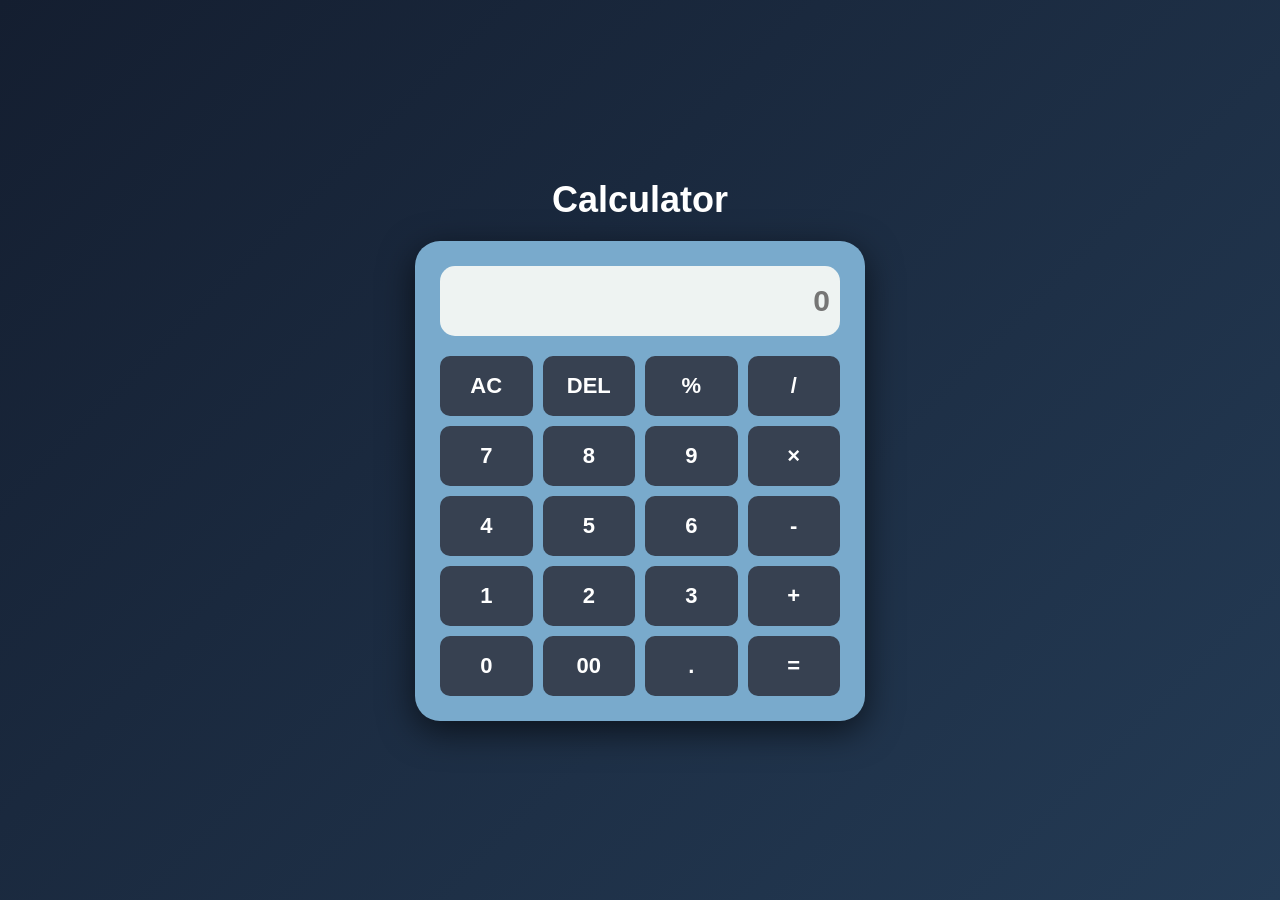
<file: Calculator/index.html>
<!DOCTYPE html>
<html lang="en">
<head>
<meta charset="UTF-8">
<meta name="viewport" content="width=device-width, initial-scale=1.0">
<title>Calculator</title>
<link rel="stylesheet" href="style.css">
</head>
<body>
  <div class="container">
    <h1>Calculator</h1>
    <div class="calculator">
      <input type="text" id="display" placeholder="0" readonly>
      <div class="buttons">
        <button onclick="clearDisplay()">AC</button>
        <button class="red" onclick="delValue()">DEL</button>
        <button onclick="percentage()">%</button>
        <button onclick="press('/')">/</button>
        <button onclick="press('7')">7</button>
        <button onclick="press('8')">8</button>
        <button onclick="press('9')">9</button>
        <button onclick="press('*')">×</button>
        <button onclick="press('4')">4</button>
        <button onclick="press('5')">5</button>
        <button onclick="press('6')">6</button>
        <button onclick="press('-')">-</button>
        <button onclick="press('1')">1</button>
        <button onclick="press('2')">2</button>
        <button onclick="press('3')">3</button>
        <button onclick="press('+')">+</button>
        <button onclick="press('0')">0</button>
        <button onclick="press('00')">00</button>
        <button onclick="press('.')">.</button>
        <button onclick="calculate()">=</button>
      </div>
    </div>
  </div>
  <script src="script.js"></script>
</body>
</html>
</file>
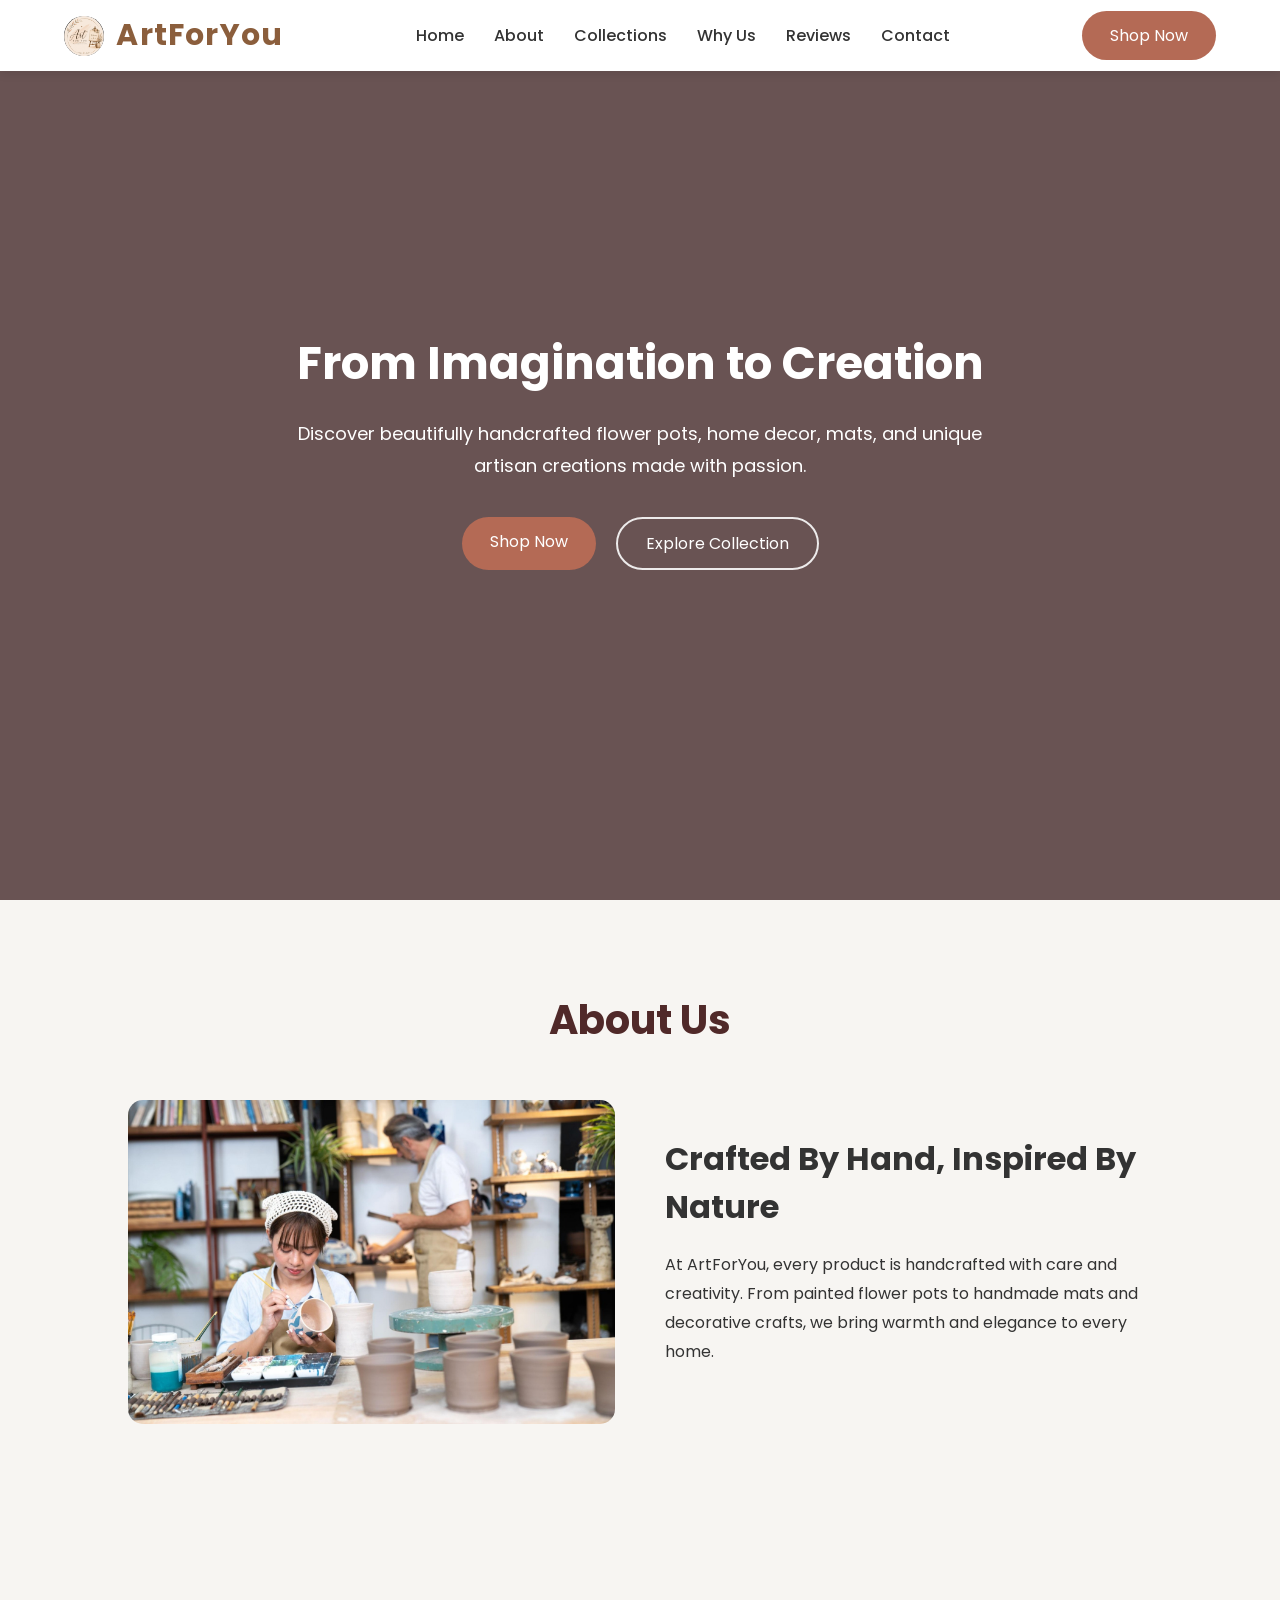
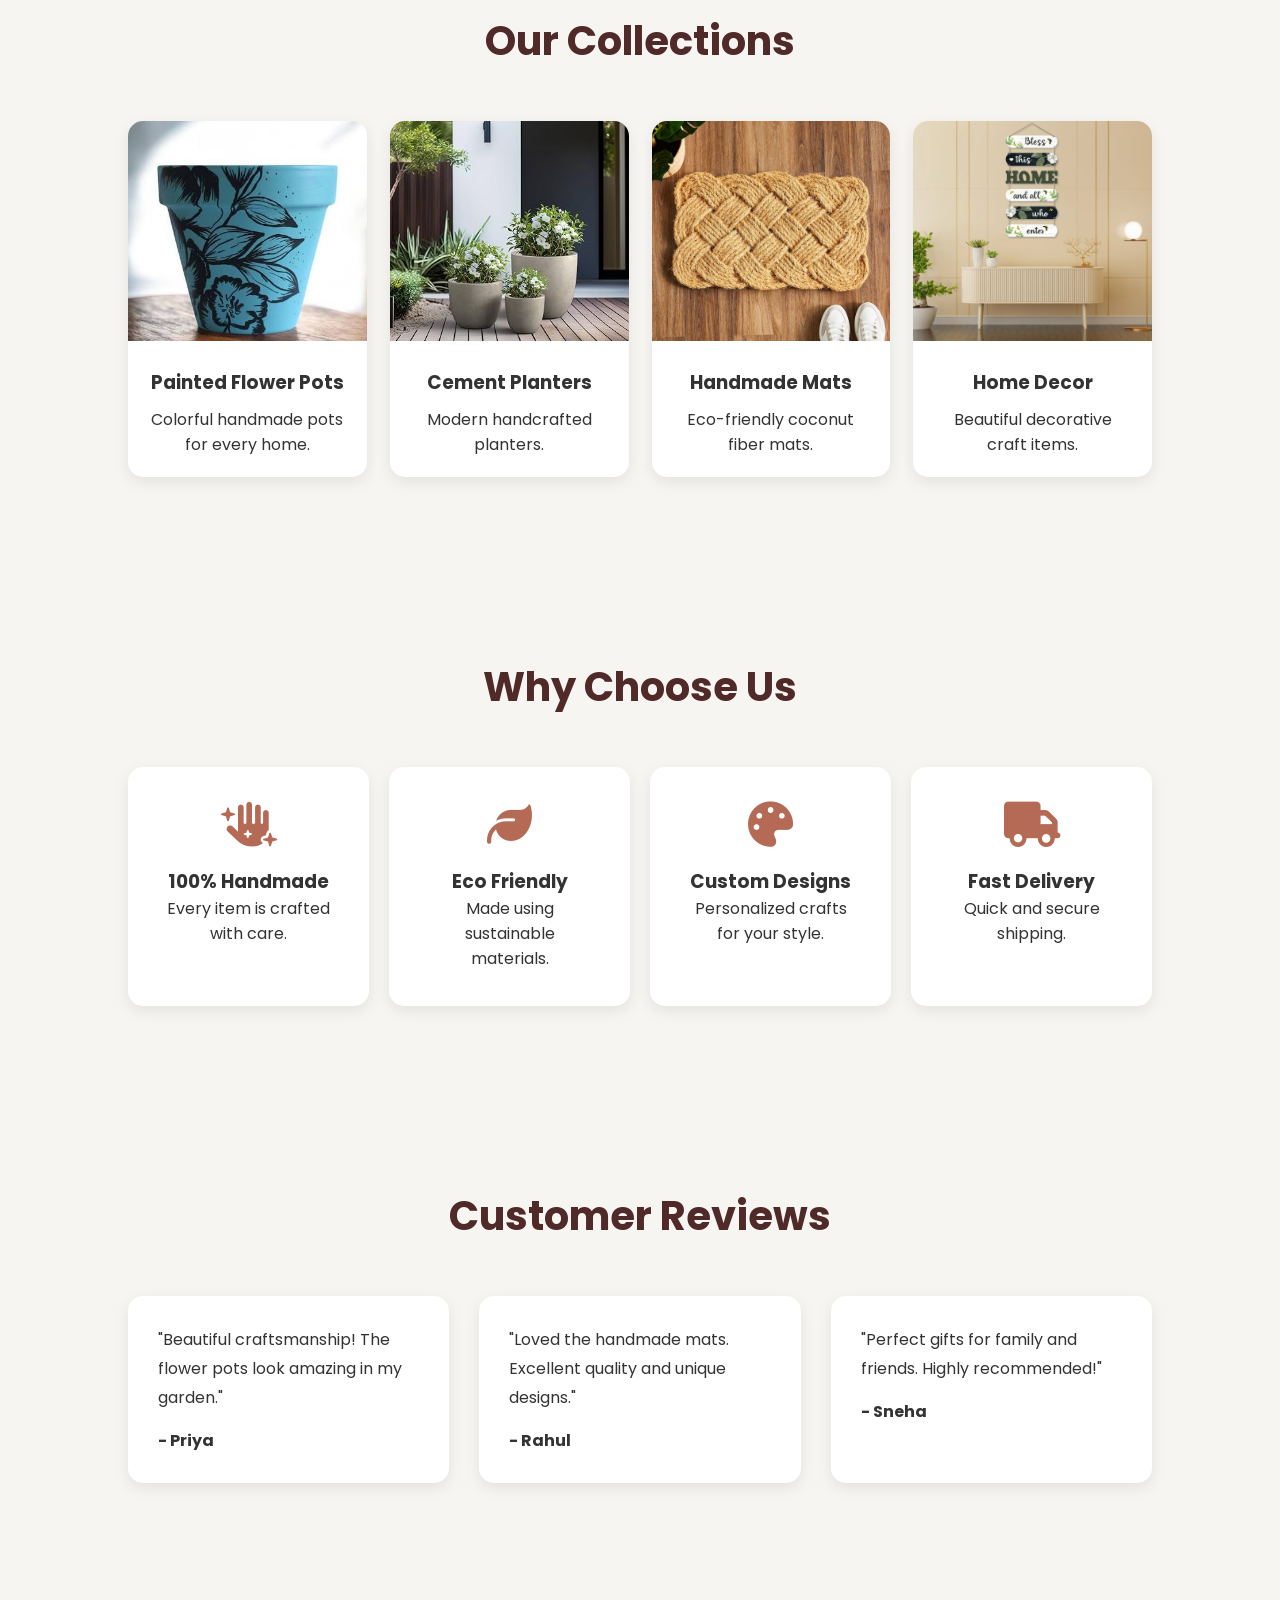
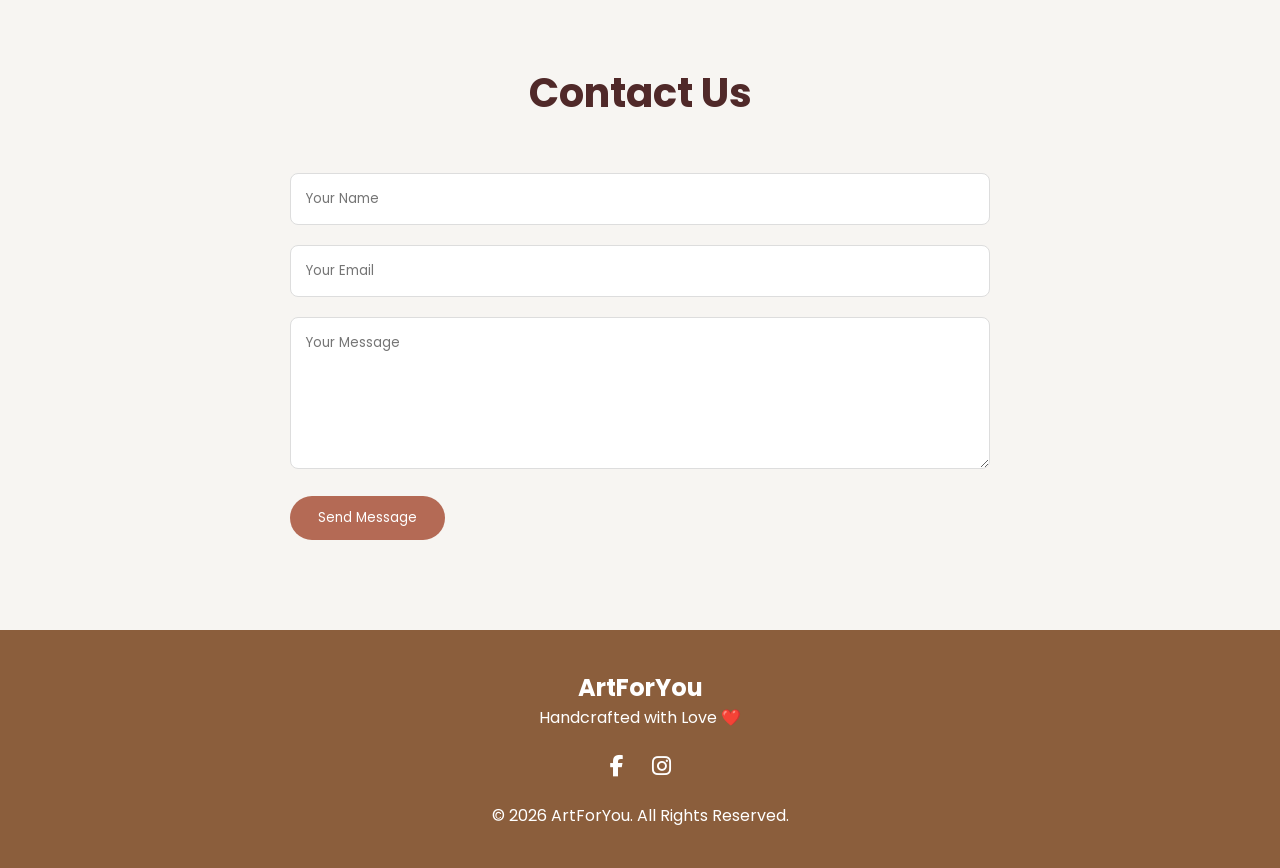
<file: Landing Page/index.html>
<!DOCTYPE html>
<html lang="en">
<head>
    <meta charset="UTF-8">
    <meta name="viewport" content="width=device-width, initial-scale=1.0">
    <title>ArtForYou | Handmade Crafts Store</title>
    <link href="https://fonts.googleapis.com/css2?family=Poppins:wght@300;400;500;600;700&display=swap" rel="stylesheet">
    <link rel="stylesheet" href="https://cdnjs.cloudflare.com/ajax/libs/font-awesome/6.6.0/css/all.min.css">
    <link rel="stylesheet" href="style.css">
</head>
<body>
    <header>
        <nav class="navbar">
            <img src="assets/images/logo.jpeg" alt="profile pic">
            <h2 class="logo">ArtForYou</h2>
            <ul class="nav-links">
                <li><a href="#home">Home</a></li>
                <li><a href="#about">About</a></li>
                <li><a href="#collection">Collections</a></li>
                <li><a href="#why">Why Us</a></li>
                <li><a href="#reviews">Reviews</a></li>
                <li><a href="#contact">Contact</a></li>
            </ul>
            <a href="#contact" class="header-btn">Shop Now</a>
        </nav>
    </header>
    <section class="hero" id="home">
        <div class="hero-content">
            <h1>From Imagination to Creation</h1>
            <p>
                Discover beautifully handcrafted flower pots,
                home decor, mats, and unique artisan creations
                made with passion.
            </p>
            <div class="hero-buttons">
                <a href="#contact" class="btn">Shop Now</a>
                <a href="#collection" class="btn secondary">Explore Collection</a>
            </div>
        </div>
    </section>
    <section class="about" id="about">
        <div class="title">
            <h2>About Us</h2>
        </div>
        <div class="about-content">
            <div class="about-image">
                <img src="assets/images/about_image.jpeg" alt="About">
            </div>
            <div class="about-text">
                <h3>Crafted By Hand, Inspired By Nature</h3>
                <p>
                    At ArtForYou, every product is handcrafted with
                    care and creativity. From painted flower pots
                    to handmade mats and decorative crafts, we bring
                    warmth and elegance to every home.
                </p>
            </div>
        </div>
    </section>
    <section class="collection" id="collection">

        <div class="title">
            <h2>Our Collections</h2>
        </div>
        <div class="cards">
            <div class="card">
                <img src="assets/images/painted_flower_pots.jpeg" alt="">
                <h3>Painted Flower Pots</h3>
                <p>Colorful handmade pots for every home.</p>
            </div>
            <div class="card">
                <img src="assets/images/cement_planters.jpeg" alt="">
                <h3>Cement Planters</h3>
                <p>Modern handcrafted planters.</p>
            </div>
            <div class="card">
                <img src="assets/images/handmade_mats.jpeg" alt="">
                <h3>Handmade Mats</h3>
                <p>Eco-friendly coconut fiber mats.</p>
            </div>
            <div class="card">
                <img src="assets/images/home_decor.jpeg" alt="">
                <h3>Home Decor</h3>
                <p>Beautiful decorative craft items.</p>
            </div>
        </div>
    </section>
    <section class="why" id="why">
        <div class="title">
            <h2>Why Choose Us</h2>
        </div>
        <div class="features">
            <div class="feature">
                <i class="fa-solid fa-hand-sparkles"></i>
                <h3>100% Handmade</h3>
                <p>Every item is crafted with care.</p>
            </div>
            <div class="feature">
                <i class="fa-solid fa-leaf"></i>
                <h3>Eco Friendly</h3>
                <p>Made using sustainable materials.</p>
            </div>
            <div class="feature">
                <i class="fa-solid fa-palette"></i>
                <h3>Custom Designs</h3>
                <p>Personalized crafts for your style.</p>
            </div>
            <div class="feature">
                <i class="fa-solid fa-truck"></i>
                <h3>Fast Delivery</h3>
                <p>Quick and secure shipping.</p>
            </div>
        </div>
    </section>
    <section class="reviews" id="reviews">
        <div class="title">
            <h2>Customer Reviews</h2>
        </div>
        <div class="review-container">
            <div class="review">
                <p>
                    "Beautiful craftsmanship! The flower pots
                    look amazing in my garden."
                </p>
                <h4>- Priya</h4>
            </div>
            <div class="review">
                <p>
                    "Loved the handmade mats. Excellent quality
                    and unique designs."
                </p>
                <h4>- Rahul</h4>
            </div>
            <div class="review">
                <p>
                    "Perfect gifts for family and friends.
                    Highly recommended!"
                </p>
                <h4>- Sneha</h4>
            </div>
        </div>
    </section>
    <section class="contact" id="contact">
        <div class="title">
            <h2>Contact Us</h2>
        </div>
        <form>
            <input type="text" placeholder="Your Name">
            <input type="email" placeholder="Your Email">
            <textarea rows="6" placeholder="Your Message"></textarea>
            <button type="submit" class="header-btn">
                Send Message
            </button>
        </form>
    </section>
    <footer>
        <h2>ArtForYou</h2>
        <p>Handcrafted with Love ❤️</p>
        <div class="social-icons">
            <a href="https://www.facebook.com/share/1C9EWYnVg7/"><i class="fab fa-facebook-f"></i></a>
            <a href="https://www.instagram.com/artforyou__2?igsh=MXBxaGhqNWw4aWlkeQ=="><i class="fab fa-instagram"></i></a>
        </div>
        <p>© 2026 ArtForYou. All Rights Reserved.</p>
    </footer>
</body>
</html>
</file>
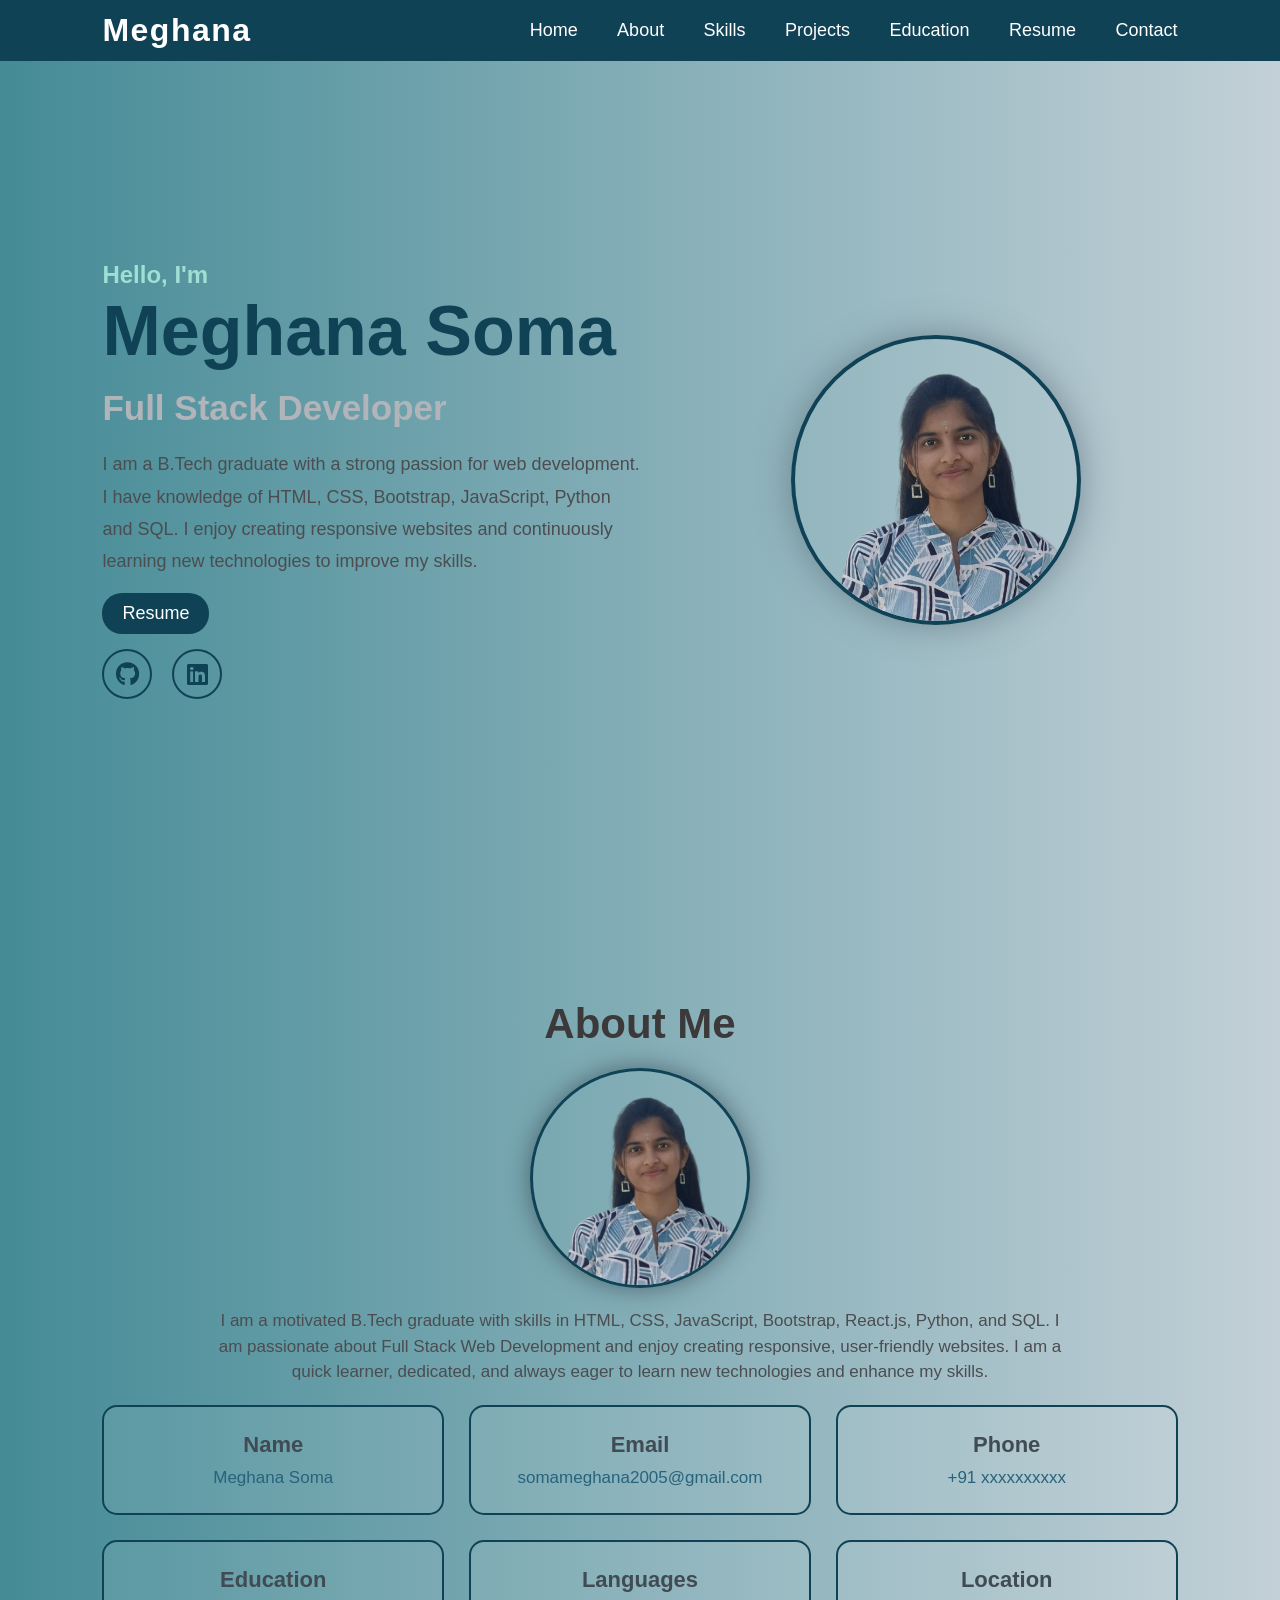
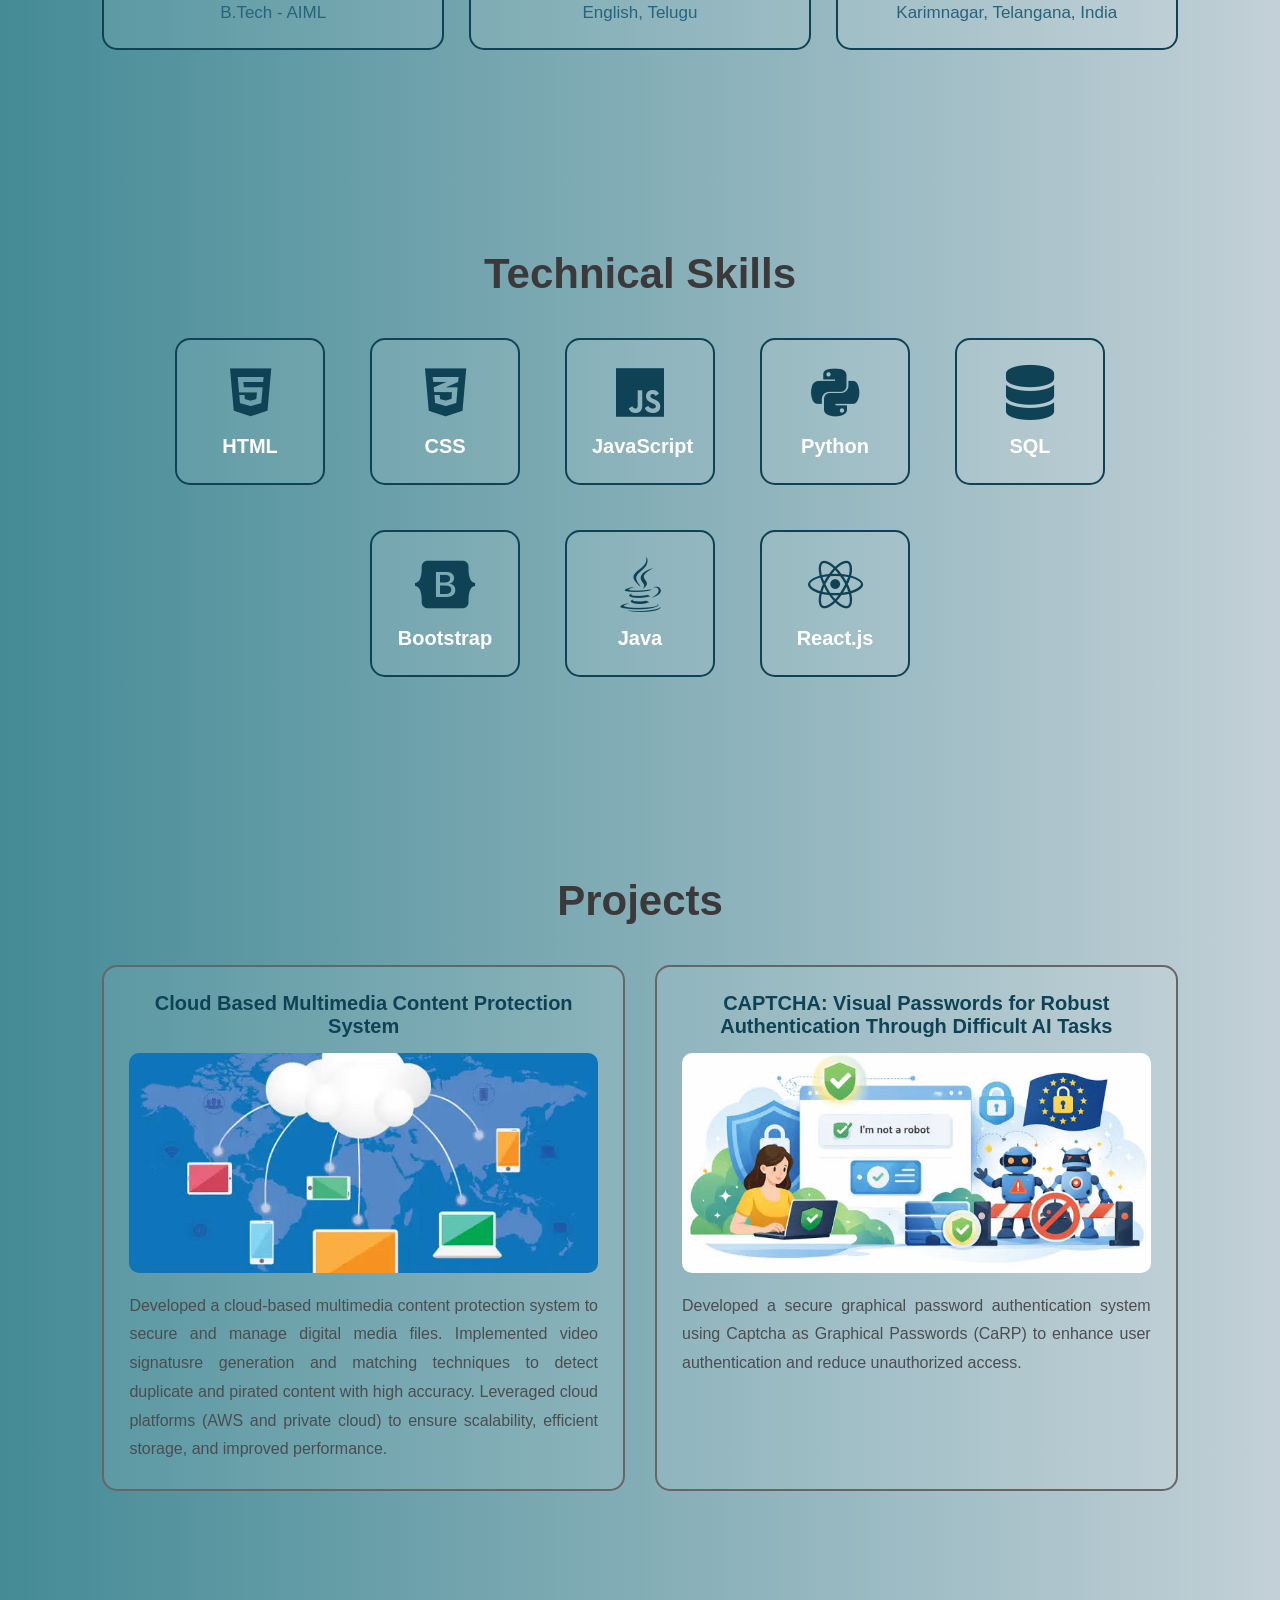
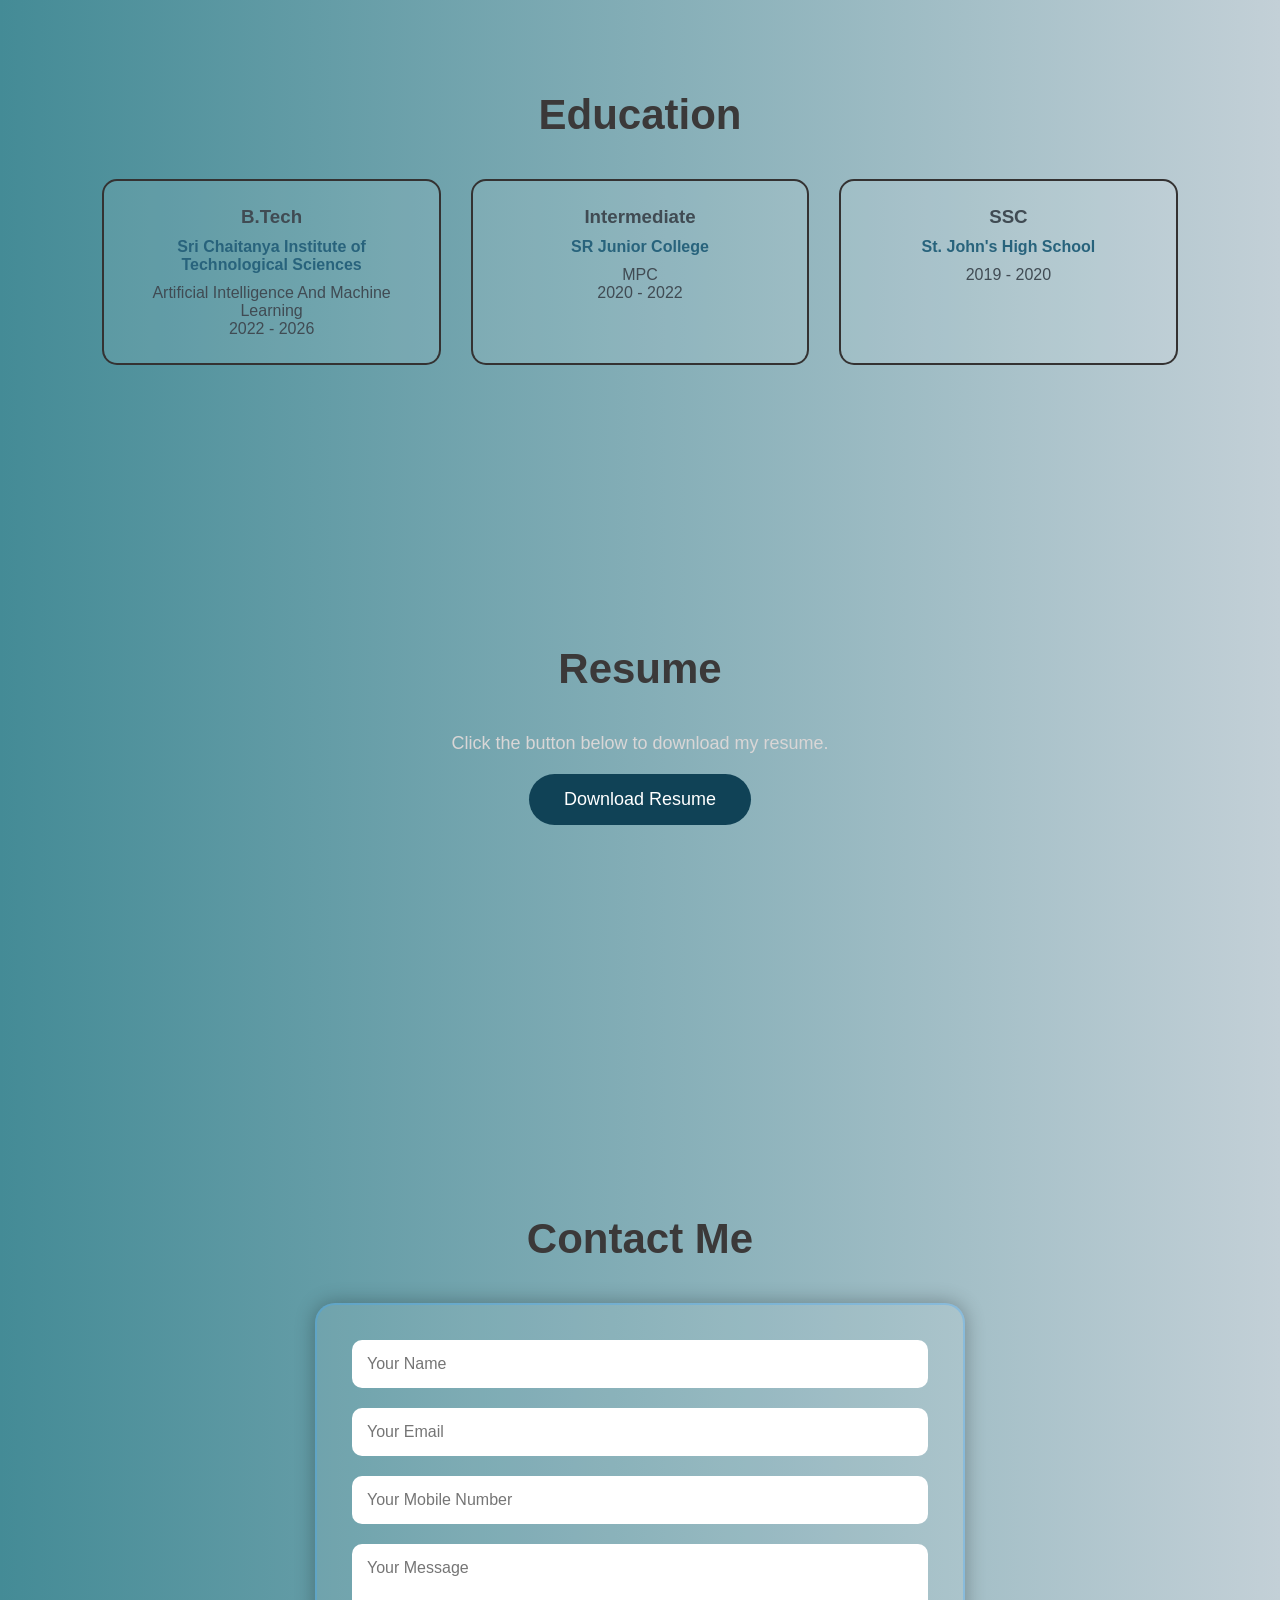
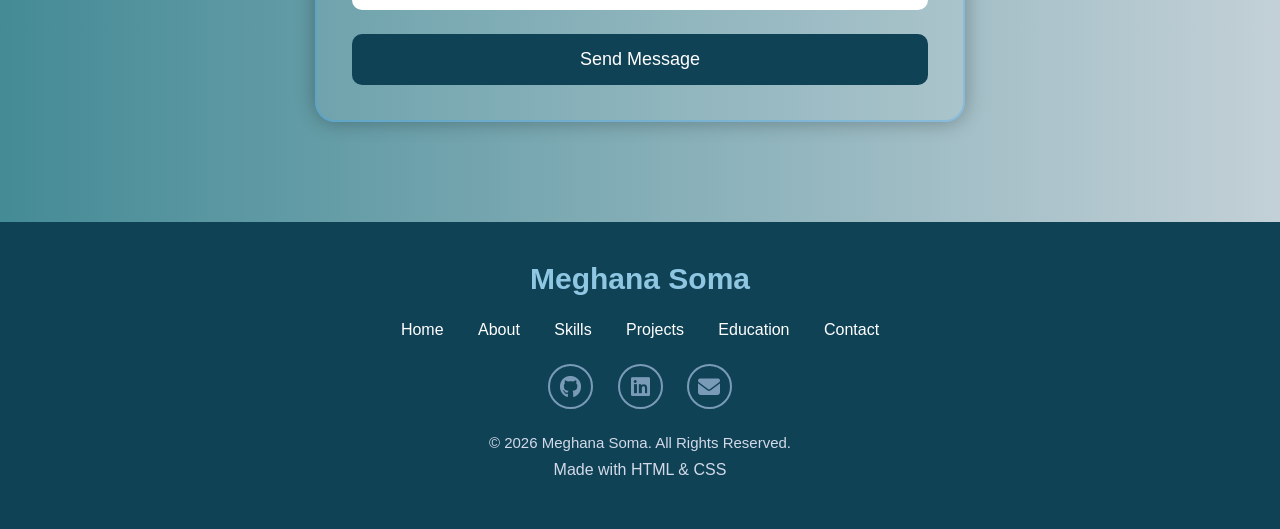
<file: Portfolio/index.html>
<!DOCTYPE html>
<html lang="en">
<head>
    <meta charset="UTF-8">
    <meta name="viewport" content="width=device-width, initial-scale=1.0">
    <title>My Portfolio</title>
    <link rel="stylesheet" href="style.css">
    <link rel="stylesheet" href="https://cdnjs.cloudflare.com/ajax/libs/font-awesome/6.5.2/css/all.min.css">
</head>
<body>
<header>
    <h1>Meghana</h1>
    <nav>
            <a href="#home">Home</a>
            <a href="#about">About</a>
            <a href="#skills">Skills</a>
            <a href="#projects">Projects</a>
            <a href="#education">Education</a>
            <a href="#resume">Resume</a>
            <a href="#contact">Contact</a>
    </nav>
</header>
<section id="home">
    <div class="left">
        <h2>Hello, I'm</h2>
        <h1>Meghana Soma</h1>
        <h3>Full Stack Developer</h3>
        <p>I am a B.Tech graduate with a strong passion for web development.
            I have knowledge of HTML, CSS, Bootstrap, JavaScript, Python and SQL.
            I enjoy creating responsive websites and continuously learning new
            technologies to improve my skills.
        </p>
        <a href="#resume" id="resumelink">Resume</a>
        <!-- Social Icons -->
        <div class="social-icons">
            <a href="https://github.com/meghanasoma02" target="_blank">
                <i class="fa-brands fa-github"></i>
            </a>
            <a href="https://www.linkedin.com/in/meghana-soma-655048357?utm_source=share_via&utm_content=profile&utm_medium=member_android" target="_blank">
                <i class="fa-brands fa-linkedin"></i>
            </a>
        </div>
    </div>
    <div class="right">
        <div class="image-box">
            <img src="assets/images/myprofilepicture.png" alt="Profile">
        </div>
    </div>
</section>
<section id="about">
    <h2 class="section-title">About Me</h2>
    <div class="about-image">
        <img src="assets/images/myprofilepicture.png" alt="Meghana">
    </div>
    <p id="aboutme">I am a motivated B.Tech graduate with skills in HTML, CSS, JavaScript, Bootstrap, React.js, Python, and SQL. I am passionate about Full Stack Web Development and enjoy creating responsive, user-friendly websites. I am a quick learner, dedicated, and always eager to learn new technologies and enhance my skills.</p>
    <div class="about-container">
        <div class="about-box">
            <h3>Name</h3>
            <p>Meghana Soma</p>
        </div>
        <div class="about-box">
            <h3>Email</h3>
            <p>somameghana2005@gmail.com</p>
        </div>
        <div class="about-box">
            <h3>Phone</h3>
            <p>+91 xxxxxxxxxx</p>
        </div>
        <div class="about-box">
            <h3>Education</h3>
            <p>B.Tech - AIML</p>
        </div>
        <div class="about-box">
            <h3>Languages</h3>
            <p>English, Telugu</p>
        </div>
        <div class="about-box">
            <h3>Location</h3>
            <p>Karimnagar, Telangana, India</p>
        </div>
    </div>
</section>
<section id="skills">
    <h2 class="section-title">Technical Skills</h2>
    <div class="skills-container">
        <div class="skill-box">
            <i class="fa-brands fa-html5"></i>
            <p>HTML</p>
        </div>
        <div class="skill-box">
            <i class="fa-brands fa-css3-alt"></i>
            <p>CSS</p>
        </div>
        <div class="skill-box">
            <i class="fa-brands fa-js"></i>
            <p>JavaScript</p>
        </div>
        <div class="skill-box">
            <i class="fa-brands fa-python"></i>
            <p>Python</p>
        </div>
        <div class="skill-box">
            <i class="fa-solid fa-database"></i>
            <p>SQL</p>
        </div>
      <div class="skill-box">
    <i class="fa-brands fa-bootstrap"></i>
    <p>Bootstrap</p>
    </div>
    <div class="skill-box">
    <i class="fa-brands fa-java"></i>
    <p>Java</p>
    </div>
   <div class="skill-box">
    <i class="fa-brands fa-react"></i>
    <p>React.js</p>
</div>
    </div>
</section>
<section id="projects">
    <h2 class="section-title">Projects</h2>
    <div class="projects-container">
        <div class="project">
            <h3>Cloud Based Multimedia Content Protection System</h3>
            <img src="assets/images/project1.jpg" alt="Project 1">
            <p>
                Developed a cloud-based multimedia content protection system to secure and manage digital media files. Implemented video signatusre generation and matching techniques to detect duplicate and pirated content with high accuracy. Leveraged cloud platforms (AWS and private cloud) to ensure scalability, efficient storage, and improved performance.
            </p>
        </div>
        <div class="project">
            <h3>CAPTCHA: Visual Passwords for Robust Authentication Through Difficult AI Tasks</h3>
            <img src="assets/images/project2.jpg" alt="Project 2">
            <p>
                Developed a secure graphical password authentication system using Captcha as Graphical Passwords (CaRP) to enhance user authentication and reduce unauthorized access.
            </p>
        </div>
    </div>
</section>
<section id="education">
    <h2 class="section-title">Education</h2>
    <div class="education-container">
        <div class="education-box">
            <h3>B.Tech</h3>
            <h4>Sri Chaitanya Institute of Technological Sciences</h4>
            <p>Artificial Intelligence And Machine Learning</p>
            <p>2022 - 2026</p>
        </div>
        <div class="education-box">
            <h3>Intermediate</h3>
            <h4>SR Junior College</h4>
            <p>MPC</p>
            <p>2020 - 2022</p>
        </div>
        <div class="education-box">
            <h3>SSC</h3>
            <h4>St. John's High School</h4>
            <p>2019 - 2020</p>
        </div>
    </div>
</section>
<section id="resume">
    <h2 class="section-title">Resume</h2>
    <p>Click the button below to download my resume.</p>
    <a href="resume/Meghana_Soma_Resume.pdf"
   download
   class="resume-btn">
   Download Resume
</a>
</section>
<section id="contact">
    <h2 class="section-title">Contact Me</h2>
    <div class="contact-container">
        <form class="contact-form">
            <input type="text" placeholder="Your Name" required>
            <input type="email" placeholder="Your Email" required>
            <input type="tel" placeholder="Your Mobile Number" required>
            <textarea placeholder="Your Message" required></textarea>
            <button type="submit">Send Message</button>
        </form>
    </div>
</section>
<footer>
    <div class="footer-content">
        <h2>Meghana Soma</h2>
        <div class="footer-links">
            <a href="#home">Home</a>
            <a href="#about">About</a>
            <a href="#skills">Skills</a>
            <a href="#projects">Projects</a>
            <a href="#education">Education</a>
            <a href="#contact">Contact</a>
        </div>
        <div class="footer-icons">
            <a href="https://github.com/meghanasoma02" target="_blank">
                <i class="fa-brands fa-github"></i>
            </a>
            <a href="https://www.linkedin.com/in/meghana-soma-655048357?utm_source=share_via&utm_content=profile&utm_medium=member_android" target="_blank" target="_blank">
                <i class="fa-brands fa-linkedin"></i>
            </a>
            <a href="mailto:somameghana2005@gmail.com">
                <i class="fa-solid fa-envelope"></i>
            </a>
        </div>
        <p class="copyright">
            © 2026 Meghana Soma. All Rights Reserved.
        </p>
        <p>Made with HTML & CSS</p>
    </div>
</footer>
</body>
</html>
</file>
<file: Calculator/style.css>
* {
    margin: 0;
    padding: 0;
    box-sizing: border-box;
    font-family: Arial, sans-serif;
}
body {
    height: 100vh;
    display: flex;
    justify-content: center;
    align-items: center;
    background: linear-gradient(135deg, rgb(20, 30, 48), rgb(36, 59, 85));
}
.container{
    height:100vh;
    display:flex;
    flex-direction:column;
    justify-content:center;
    align-items:center;
}
h1{
    color: white;
    margin-bottom: 20px;
    text-align: center;
    font-size: 36px;
}
.calculator {
    width: 450px;
    background: rgb(121, 170, 204);
    padding: 25px;
    border-radius: 25px;
    box-shadow: 0 10px 35px rgba(0, 0, 0, 0.6);
}
#display {
    width: 100%;
    height: 70px;
    border: none;
    border-radius: 15px;
    outline: none;
    margin-bottom: 20px;
    padding: 10px;
    font-size: 30px;
    font-weight: bold;
    text-align: right;
    background: rgb(238, 243, 242);
    color: rgb(0, 0, 0);
    transition: all 0.3s ease;
}
.buttons {
    display: grid;
    grid-template-columns: repeat(4, 1fr);
    gap: 10px;
}
button {
    height: 60px;
    border: none;
    border-radius: 10px;
    font-size: 22px;
    cursor: pointer;
    background: rgb(55, 65, 81);
    color: white;
    font-weight: bold;
    cursor: pointer;
    transition: all 0.3s ease;
}
button:hover{
    background: rgb(75, 85, 99);
    transform: translateY(-2px);
    filter: brightness(1.1);
}
button:active{
    transform:scale(0.95);
}
.operator {
    background: rgb(245, 158, 11);
}
.operator:hover {
      background: rgb(217, 119, 6);
}
.ac{
    background: rgb(239, 68, 68);
    color: white;
}
.ac:hover{
    background: rgb(220, 38, 38);
}
.del{
    background: rgb(139, 92, 246);
    color: white;
}
.del:hover{
    background: rgb(124, 58, 237);
}
.equal {
    background: rgb(34, 197, 94);
}
.equal:hover {
    background: rgb(21, 128, 61);
}
.footer{
    color:rgb(204, 204, 204);
    text-align:center;
    margin-top:20px;
    font-size:14px;
}
@media (max-width: 480px) {
    .calculator{
        width: 90%;
        padding: 15px;
    }
    #display{
        height: 60px;
        font-size: 26px;
    }
    button{
        height: 55px;
        font-size: 20px;
    }
}
</file>
<file: Landing Page/style.css>
*{
    margin:0;
    padding:0;
    box-sizing:border-box;
    font-family:'Poppins',sans-serif;
    scroll-behavior:smooth;
}
body{
    color:rgb(51, 51, 51);
}
header{
    position:fixed;
    width:100%;
    top:0;
    left:0;
    background:rgb(255, 255, 255);
    box-shadow:0 2px 10px rgba(0,0,0,.1);
    z-index:1000;
}
.navbar{
    width:90%;
    margin:auto;
    display:flex;
    justify-content:space-between;
    align-items:center;
    padding:11px 0;
}
.navbar img{
    width: 40px;
    border-radius: 50%;
}
.logo{
    margin-left:-120px;
    color:rgb(139, 94, 60);
    font-size:30px;
    font-weight:700;
    letter-spacing: 1.2px;
}
.nav-links{
    display:flex;
    list-style:none;
    gap:30px;
}
.nav-links a{
    text-decoration:none;
    color:rgb(51, 51, 51);
    font-weight:500;
    transition:.3s;
}
.nav-links a:hover{
    color:rgb(180, 106, 85);
}
.btn,.header-btn{
    display:inline-block;
    padding:12px 28px;
    background:rgb(180, 106, 85);
    color:rgb(255, 255, 255);
    text-decoration:none;
    border-radius:30px;
    transition:.3s;
}
.btn:hover{
    background:white;
    color:rgb(180, 106, 85) ;
    transform: translateY(-10px);
}
.secondary{
    background:transparent;
    border:2px solid rgb(237, 235, 235);
    color:white;
}
.secondary:hover{
    color:rgb(180, 106, 85);
}
.hero{
    min-height:100vh;
    background-color: rgb(105, 83, 83);
    display:flex;
    align-items:center;
    justify-content:center;
    text-align:center;
    padding:120px 10%;
    position:relative;
}
.hero-content{
    position:relative;
    color:rgb(255, 255, 255);
    max-width:700px;
}
.hero h1{
    font-size:45px;
    margin-bottom:20px;
}
.hero p{
    font-size:18px;
    line-height:1.8;
    margin-bottom:35px;
}
.hero-buttons{
    display:flex;
    justify-content:center;
    gap:20px;
}
section{
    padding:90px 10%;
}
.title{
    text-align:center;
    margin-bottom:50px;
}
.title h2{
    font-size:40px;
    color:rgb(139, 94, 60);
    color: rgb(80, 41, 41);
}
.about{
    background-color: rgb(247, 245, 242);
}
.about-content{
    display:flex;
    align-items:center;
    gap:50px;
    color: rgb(51, 51, 51);
}
.about-image img{
    width:100%;
    border-radius:15px;
}
.about-image,
.about-text{
    flex:1;
}
.about-text h3{
    margin-bottom:20px;
    font-size:32px;
}
.about-text p{
    margin-bottom:30px;
    line-height:1.8;
}
.collection{
    background-color: rgb(247, 245, 242);
}
.cards{
    display:grid;
    grid-template-columns:repeat(auto-fit,minmax(235px,1fr));
    gap:23px;
}
.card{
    background:rgb(255, 255, 255);
    border-radius:15px;
    overflow:hidden;
    text-align:center;
    box-shadow:0 5px 15px rgba(0,0,0,.08);
    transition:.4s;
}
.card:hover{
    transform:translateY(-10px);
}
.card img{
    width:100%;
    height:220px;
    object-fit:cover;
}
.card h3{
    margin:20px 0 10px;
}
.card p{
    padding:0 20px 20px;
}
.why{
    background-color: rgb(247, 245, 242);
}
.features{
    display:grid;
    grid-template-columns:repeat(auto-fit,minmax(200px,1fr));
    gap:20px;
}
.feature{
    background:rgb(255, 255, 255);
    padding:35px;
    border-radius:15px;
    text-align:center;
    box-shadow:0 5px 15px rgba(0,0,0,.08);
    transition:.3s;
}
.feature:hover{
    transform:translateY(-10px);
}
.feature i{
    font-size:45px;
    color:rgb(180, 106, 85);
    margin-bottom:20px;
}
.reviews{
    background-color: rgb(247, 245, 242);
}
.review-container{
    display:grid;
    grid-template-columns:repeat(auto-fit,minmax(280px,1fr));
    gap:30px;
}
.review{
    background:rgb(255, 255, 255);
    padding:30px;
    border-radius:15px;
    box-shadow:0 5px 15px rgba(0,0,0,.08);
    transition:.4s;
}
.review:hover{
    transform:translateY(-10px);
}
.review p{
    line-height:1.8;
    margin-bottom:15px;
}
.contact{
    background-color: rgb(247, 245, 242);
}
form{
    max-width:700px;
    margin:auto;
}
form input,
form textarea{
    width:100%;
    padding:15px;
    margin-bottom:20px;
    border:1px solid rgb(221, 221, 221);
    border-radius:8px;
    outline:none;
    transition: 0.3s;
}
input:focus,textarea:focus{
    border:1px solid rgb(139, 94, 60);
}
input:hover,textarea:hover{
     transform: scale(1.03);
}
form button{
    border:none;
    cursor:pointer;
}
footer{
    background:#8b5e3c;
    color:rgb(255, 255, 255);
    text-align:center;
    padding:40px 20px;
}
.social-icons{
    margin:20px 0;
}
.social-icons a{
    color:rgb(255, 255, 255);
    margin:0 12px;
    font-size:22px;
    transition:.3s;
    
}
.social-icons a:hover{
    color:rgb(104, 169, 223);
}
@media(max-width:768px){
    .navbar{
        flex-direction:column;
        gap:15px;
    }
    .nav-links{
        flex-wrap:wrap;
        justify-content:center;
        gap:15px;
    }
    .hero h1{
        font-size:40px;
    }
    .hero-buttons{
        flex-direction:column;
    }
    .about-content{
        flex-direction:column;
    }
    .title h2{
        font-size:32px;
    }
}
</file>
<file: Portfolio/style.css>
*{
    margin:0;
    padding:0;
    box-sizing:border-box;
    font-family:'Poppins',sans-serif;
    scroll-behavior:smooth;
}
body{
    background:linear-gradient(90deg,rgb(68, 139, 150),rgb(195, 208, 215));
    color:rgb(255, 255, 255);
    min-height:100vh;
}
header{
    width:100%;
    display:flex;
    justify-content:space-between;
    align-items:center;
    padding:12px 8%;
    position:fixed;
    top:0;
    left:0;
    z-index:100;
    background:rgb(16, 66, 86);
}
header h1{
    letter-spacing:1.5px;
}
.logo{
    display:flex;
    align-items:center;
    gap:10px;
}
.logo i{
    font-size:28px;
    color:rgb(62, 166, 255);
}
.logo h2{
    font-size:30px;
    font-weight:700;
}
nav a{
    text-decoration:none;
    color:rgb(255, 255, 255);
    margin-left:35px;
    font-size:18px;
    transition:.4s;
}
nav a:hover{
    color:rgb(78, 142, 184);
}
#home{
    width:100%;
    min-height:100vh;
    display:flex;
    align-items:center;
    justify-content:space-between;
    padding:120px 8% 60px;
}
.left{
    width:50%;
}
.left h2{
    color: rgb(159, 223, 212);
}
.left h4{
    color:rgb(24, 30, 35);
    font-size:22px;
    margin-bottom:15px;
}
.left h1{
    font-size:70px;
    line-height:1.2;
    margin-bottom:15px;
    color: rgb(16, 66, 86);
}
.left h1 span{
    color:rgb(77, 184, 255);
}
.left h3{
    font-size:35px;
    margin-bottom:20px;
    color:rgb(177, 180, 185);
}
.left p{
    font-size:18px;
    line-height:1.8;
    color:rgb(75, 77, 80);
    max-width:620px;
}
#resumelink{
    display:inline-block;
    text-decoration:none;
    background:rgb(16, 66, 86);
    color:white;
    padding:10px 20px;
    border-radius:20px;
    font-size:18px;
    margin-top: 15px;
    margin-bottom:0px;
}
#resumelink:hover{
    color: rgb(16, 66, 86);
    background-color: rgb(222, 211, 211);
}
.right{
    width:45%;
    display:flex;
    justify-content:center;
}
.image-box{
    width:290px;
    height:290px;
    border:4px solid rgb(16, 66, 86);
    border-radius:50%;
    overflow:hidden;
    box-shadow:0 0 35px rgba(72, 86, 99, 0.5);
}
.image-box img{
    width:100%;
    height:100%;
    object-fit:cover;
}
#about{
    padding:100px 8%;
}
#aboutme{
    width: 80%;
    margin-left: auto;
    margin-right: auto;
    line-height: 1.5;
    font-size: 17px;
    text-align: center;
    margin-bottom: 20px;
    color: rgb(75, 77, 80);
}
.about-image{
    display:flex;
    justify-content:center;
margin-top: -20px;
margin-bottom: 20px;
}
.about-image img{
    width:220px;
    height:220px;
    border-radius:50%;
    object-fit:cover;
    object-position:center;
    border:3px solid rgb(16,66,86);
    box-shadow:0 0 25px rgba(44, 57, 68, 0.6);
    transition:.4s;
}
.about-image img:hover{
    transform:scale(1.05);
}
.about-container{
    display:grid;
    grid-template-columns:repeat(3,1fr);
    gap:25px;
}
.about-box{
    background:rgba(255,255,255,.08);
    border:2px solid rgb(16,66,86);
    border-radius:15px;
    padding:25px;
    text-align:center;
    transition:.3s;
}
.about-box:hover{
    transform:translateY(-8px);
    box-shadow:0 0 15px rgba(62,166,255,.5);
    background-color: rgb(148, 169, 177);
}
.about-box h3{
    color:rgb(64, 75, 83);
    margin-bottom:10px;
    font-size:22px;
}
.about-box p{
    color:rgb(40, 99, 124);
    font-size:17px;
}
#skills{
    padding:100px 8%;
}
#skills h1{
    text-align:center;
    font-size:45px;
    margin-bottom:50px;
}
.skills-container{
    display:flex;
    justify-content:center;
    gap:45px;
    flex-wrap:wrap;
}
.skill-box{
    width:150px;
    background:rgba(255,255,255,.08);
    border:2px solid rgb(16,66,86);
    border-radius:15px;
    padding:25px;
    text-align:center;
    transition:.4s;
}
.skill-box:hover{
    transform:translateY(-10px);
    background:rgb(16,66,86);
}
.skill-box i{
    font-size:55px;
    margin-bottom:15px;
    color: rgb(16, 66, 86);
}
.skill-box:hover i{
    color:white;
}
.skill-box p{
    font-size:20px;
    font-weight:600;
}
#projects{
    padding:100px 8%;
}
.project-heading{
    text-align:center;
    font-size:42px;
    margin-bottom:50px;
    color:rgb(255, 255, 255);
}
.projects-container{
    display:grid;
    grid-template-columns:repeat(2, 1fr);
    gap:30px;
}
.project{
    background:rgba(255,255,255,0.08);
    border:2px solid rgb(105, 101, 101);
    border-radius:15px;
    padding:25px;
    transition:0.3s;
}
.project:hover{
    transform:translateY(-8px);
    box-shadow:0 0 20px rgba(63, 76, 87, 0.4);
}
.project h3{
    color: rgb(16, 66, 86);
    text-align: center;
    font-size:20px;
    margin-bottom:15px;
}
.project img{
    width:100%;
    height:220px;
    object-fit:cover;
    border-radius:10px;
    margin-bottom:15px;
}
.project p{
    color:rgb(75, 77, 80);
    line-height:1.8;
    text-align:justify;
}
@media (max-width:768px){

    .projects-container{
        grid-template-columns:1fr;
    }
}
#education{
    padding:100px 8%;
}
.education-container{
    display:grid;
    grid-template-columns:repeat(3,1fr);
    gap:30px;
}
.education-box{
    background:rgba(255,255,255,.08);
    border:2px solid rgb(52, 50, 50);
    border-radius:15px;
    padding:25px;
    text-align:center;
    transition:.3s;
}
.education-box:hover{
    transform:translateY(-8px);
    border-color:#4c565f;
    box-shadow:0 0 20px rgb(16, 66, 86);
    background-color:  rgb(106, 164, 187);
}
.education-box h3{
    color:#404b53;
    margin-bottom:10px;
}
.education-box p{
    color: #404b53;
}
.education-box h4{
    margin-bottom:10px;
    color: #28637c;
}
#resume{
    padding:100px 8%;
    text-align:center;
    margin-top: 80px;
}
#resume p{
    margin:20px 0;
    font-size:18px;
    color: rgb(217, 214, 214);
}
.resume-btn{
    display:inline-block;
    text-decoration:none;
    background:rgb(16, 66, 86);
    color:white;
    padding:15px 35px;
    border-radius:40px;
    font-size:18px;
    transition:.3s;
}
.resume-btn:hover{
    background:rgb(70, 85, 100);
}
#contact{
    padding:100px 8%;
    margin-top: 190px;
}
.contact-container{
    display:grid;
    grid-template-columns:repeat(2,1fr);
    gap:30px;
}
.contact-box{
    background:rgba(255,255,255,.08);
    border:2px solid rgba(62,166,255,.3);
    border-radius:15px;
    padding:30px;
    text-align:center;
    transition:.3s;
}
.contact-box:hover{
    transform:translateY(-8px);
    border-color:rgb(62, 166, 255);
}
.contact-box i{
    font-size:35px;
    color:rgb(77, 184, 255);
    margin-bottom:15px;
}
.contact-box h3{
    margin-bottom:10px;
}
@media(max-width:768px){
.education-container{
    grid-template-columns:1fr;
}
.contact-container{
    grid-template-columns:1fr;
}
}
.section-title{
    text-align:center;
    font-size:42px;
    margin-bottom:40px;
    position:relative;
    color: rgb(59, 57, 57);
}
.contact-container{
    display:flex;
    justify-content:center;
}
.contact-form{
    width:650px;
    background:rgba(255,255,255,0.08);
    padding:35px;
    border-radius:20px;
    border:2px solid rgba(62,166,255,.3);
    box-shadow:0 0 20px rgba(0,0,0,.3);
}
.contact-form input,
.contact-form textarea{
    width:100%;
    padding:15px;
    margin-bottom:20px;
    border:none;
    border-radius:10px;
    outline:none;
    background:rgb(255, 255, 255);
    font-size:16px;
}
.contact-form textarea{
    resize:none;
}
.contact-form button{
    width:100%;
    padding:15px;
    background:rgb(16, 66, 86);
    color:white;
    border:none;
    border-radius:10px;
    font-size:18px;
    cursor:pointer;
    transition:.3s;
}
.contact-form button:hover{
    background:rgb(70, 85, 100);
}
.contact-form input:focus,
.contact-form textarea:focus{
    border:2px solid #3ea6ff;
    box-shadow:0 0 10px rgba(62,166,255,0.6);
    outline:none;
    transition:0.3s;
}
.social-icons{
    display:flex;
    gap:20px;
    margin-top:15px;
}
.social-icons a{
    width:50px;
    height:50px;
    border:2px solid rgb(16, 66, 86);
    border-radius:50%;
    display:flex;
    justify-content:center;
    align-items:center;
    color:rgb(16, 66, 86);
    text-decoration:none;
    font-size:24px;
    transition:.3s;
}
.social-icons a:hover{
    background:rgb(16, 66, 86);
    color:rgb(255, 255, 255);
    transform:translateY(-5px);
}
footer{
    background:rgb(16,66,86);
    padding:40px 8%;
    text-align:center;
    color:white;
}
.footer-content h2{
    font-size:30px;
    color:rgb(143, 199, 227);
    margin-bottom:10px;
}
.footer-content p{
    margin:10px 0;
    color:rgb(210, 217, 232);
}
.footer-links{
    margin:25px 0;
}
.footer-links a{
    color:white;
    text-decoration:none;
    margin:0 15px;
    transition:.3s;
}
.footer-links a:hover{
    color:rgb(62, 166, 255);
}
.footer-icons{
    margin:25px 0;
}
.footer-icons a{
    display:inline-flex;
    justify-content:center;
    align-items:center;
    width:45px;
    height:45px;
    border:2px solid rgb(122, 155, 183);
    border-radius:50%;
    margin:0 10px;
    color:rgb(122, 155, 183);
    text-decoration:none;
    font-size:22px;
    transition:.3s;
}
.footer-icons a:hover{
    background:white;
    color:rgb(16,66,86);
    border: none;
}
.copyright{
    margin-top:25px;
    font-size:15px;
    color:rgb(191, 201, 217);
}
@media screen and (max-width:768px){
    header{
        flex-direction:column;
        padding:15px;
    }
    nav{
        display:flex;
        flex-wrap:wrap;
        justify-content:center;
        gap:10px;
    }
    nav a{
        margin:0;
        font-size:15px;
    }
    #home{
        flex-direction:column-reverse;
        text-align:center;
        padding:160px 20px 60px;
    }
    .left,
    .right{
        width:100%;
    }
    .left h1{
        font-size:40px;
    }
    .image-box{
        width:220px;
        height:220px;
        margin-bottom:20px;
    }
    .about-container,
    .projects-container,
    .education-container{
        grid-template-columns:1fr;
    }
    .skills-container{
        justify-content:center;
    }
    .contact-form{
        width:100%;
    }
    .footer-links{
        display:flex;
        flex-direction:column;
        gap:10px;
    }
}
</file>
